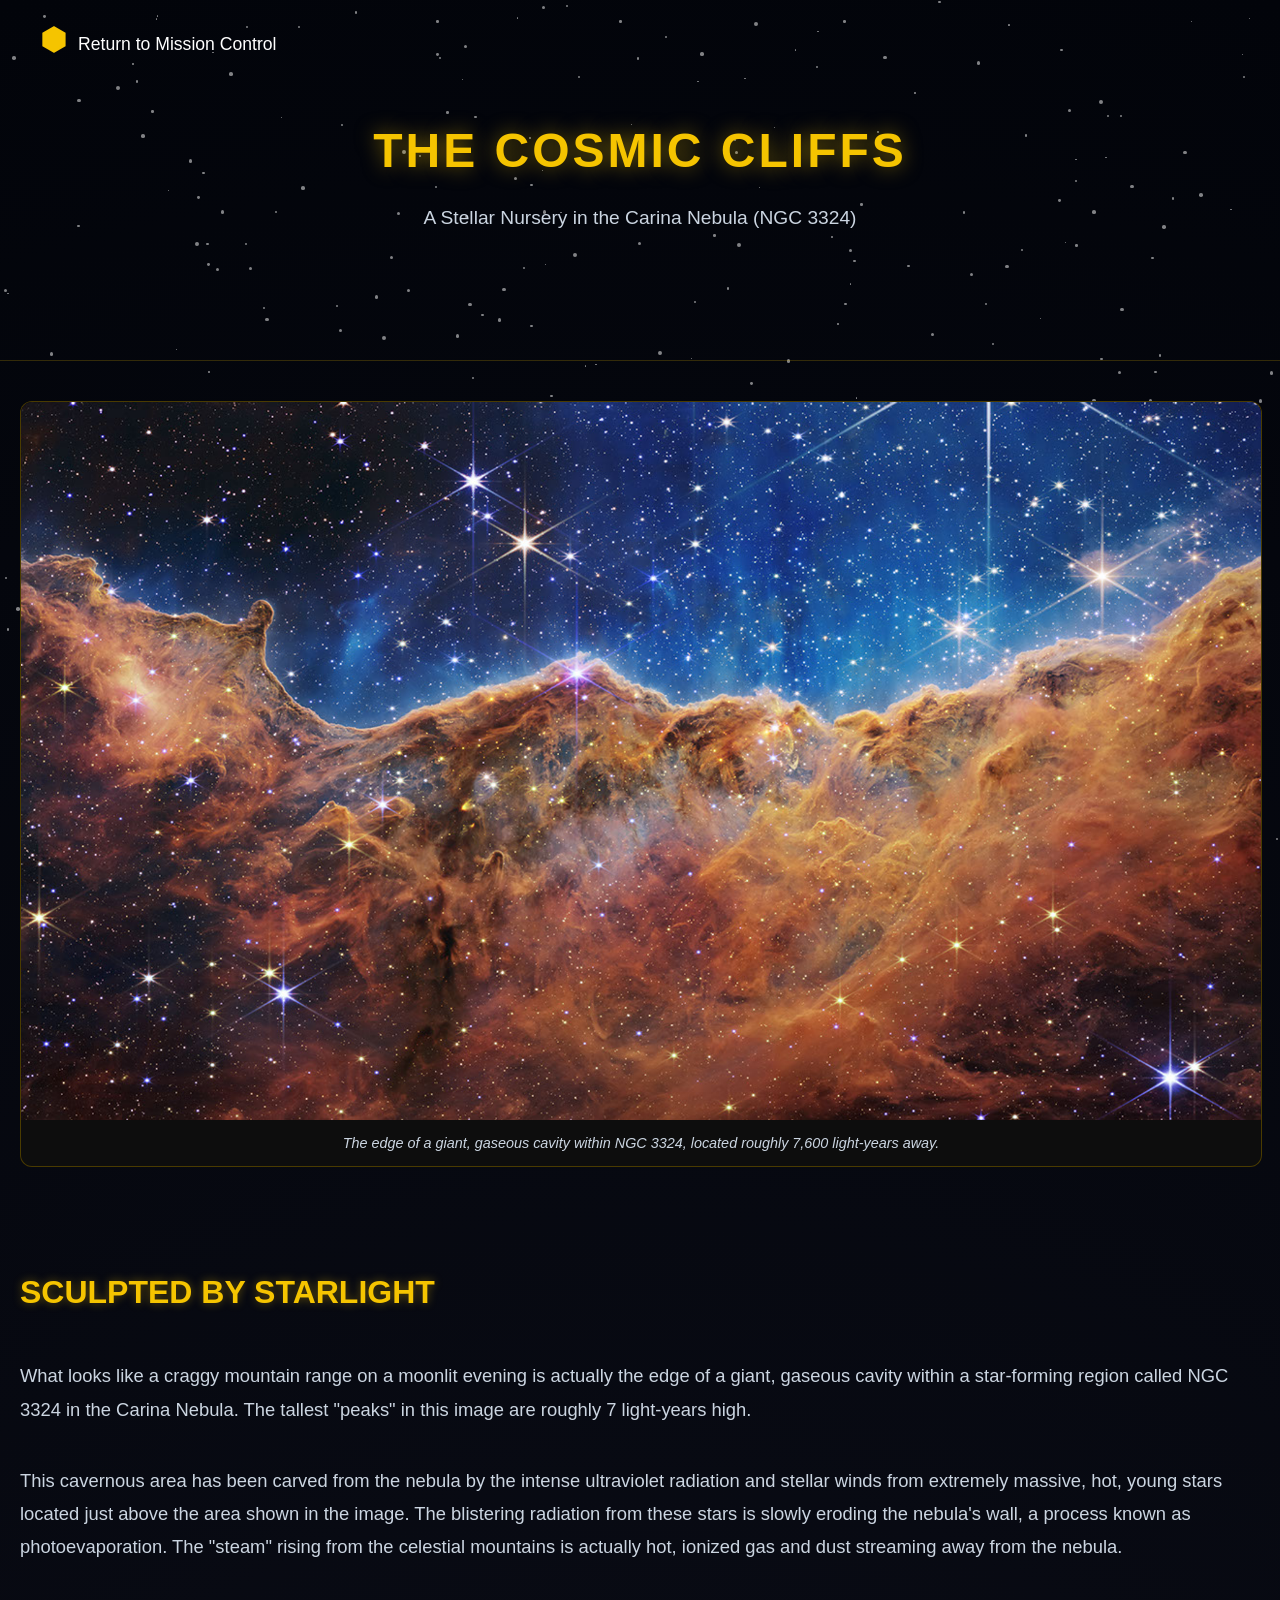
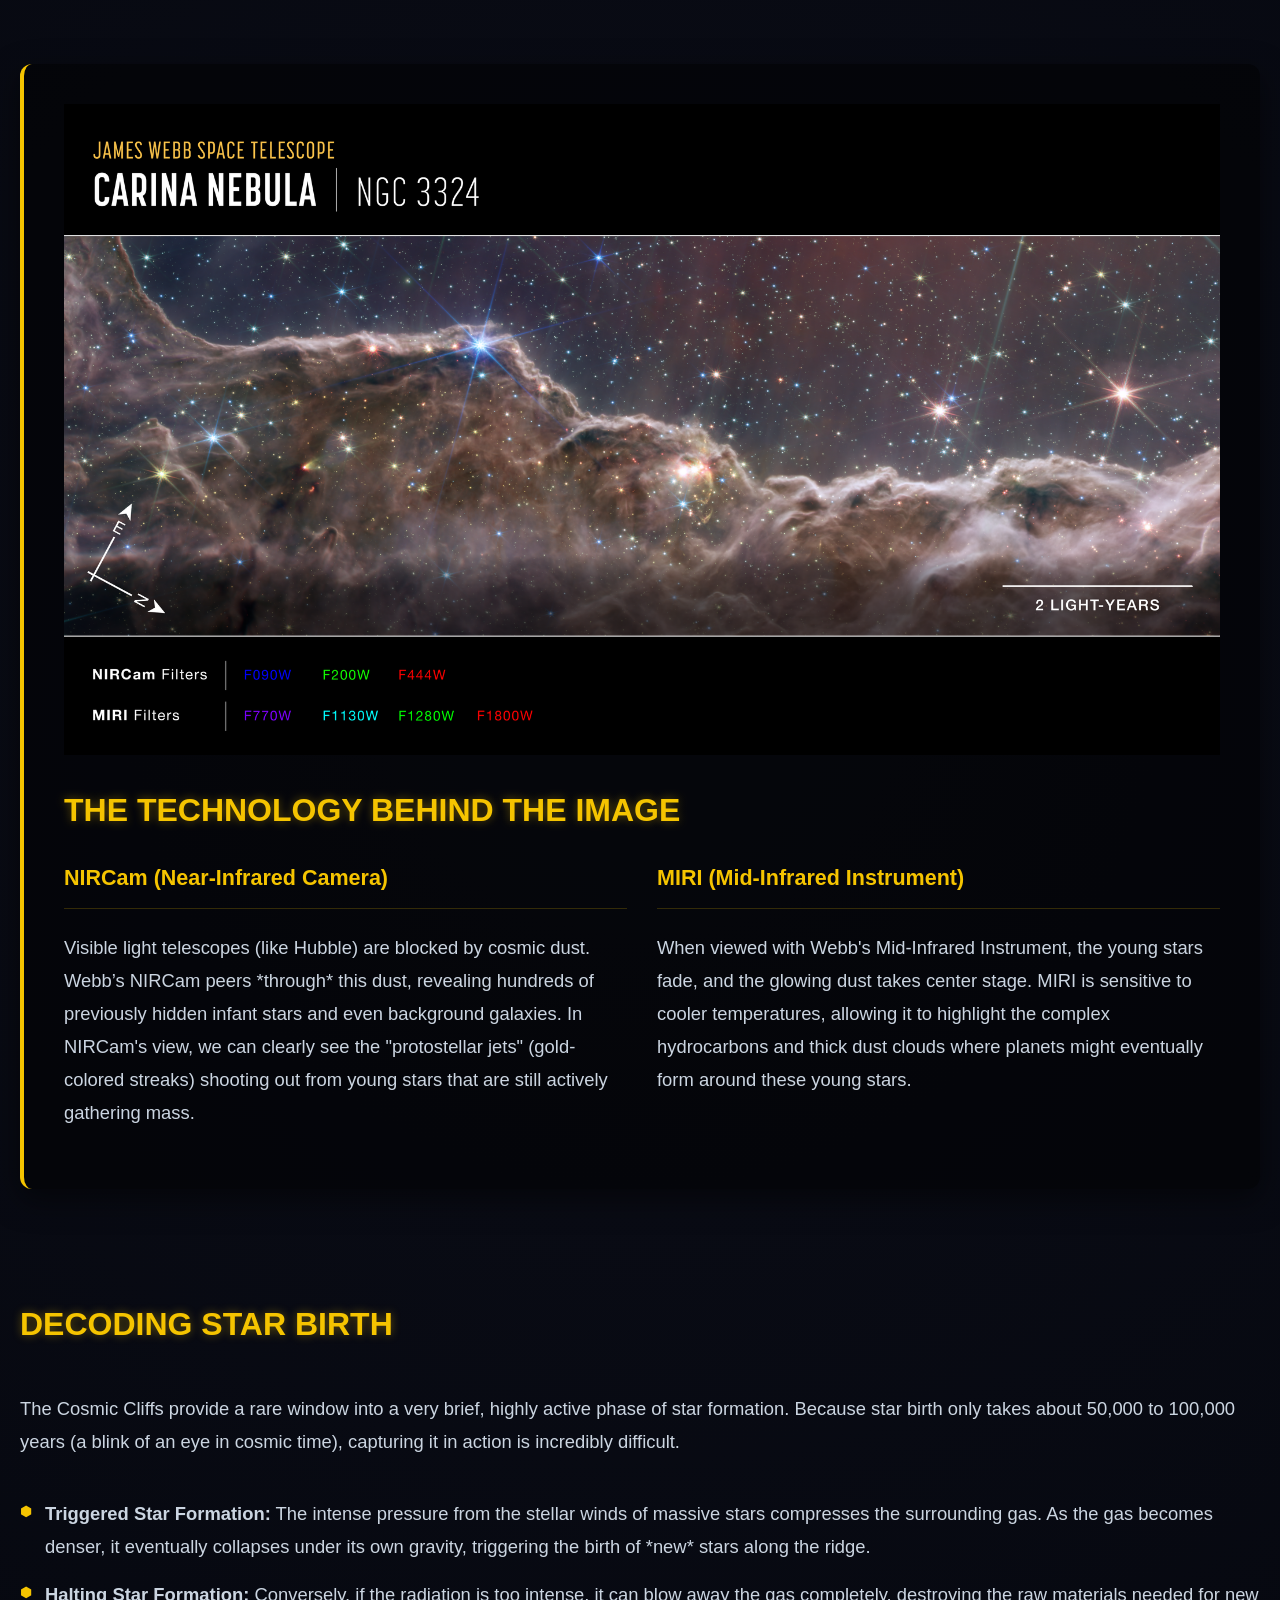
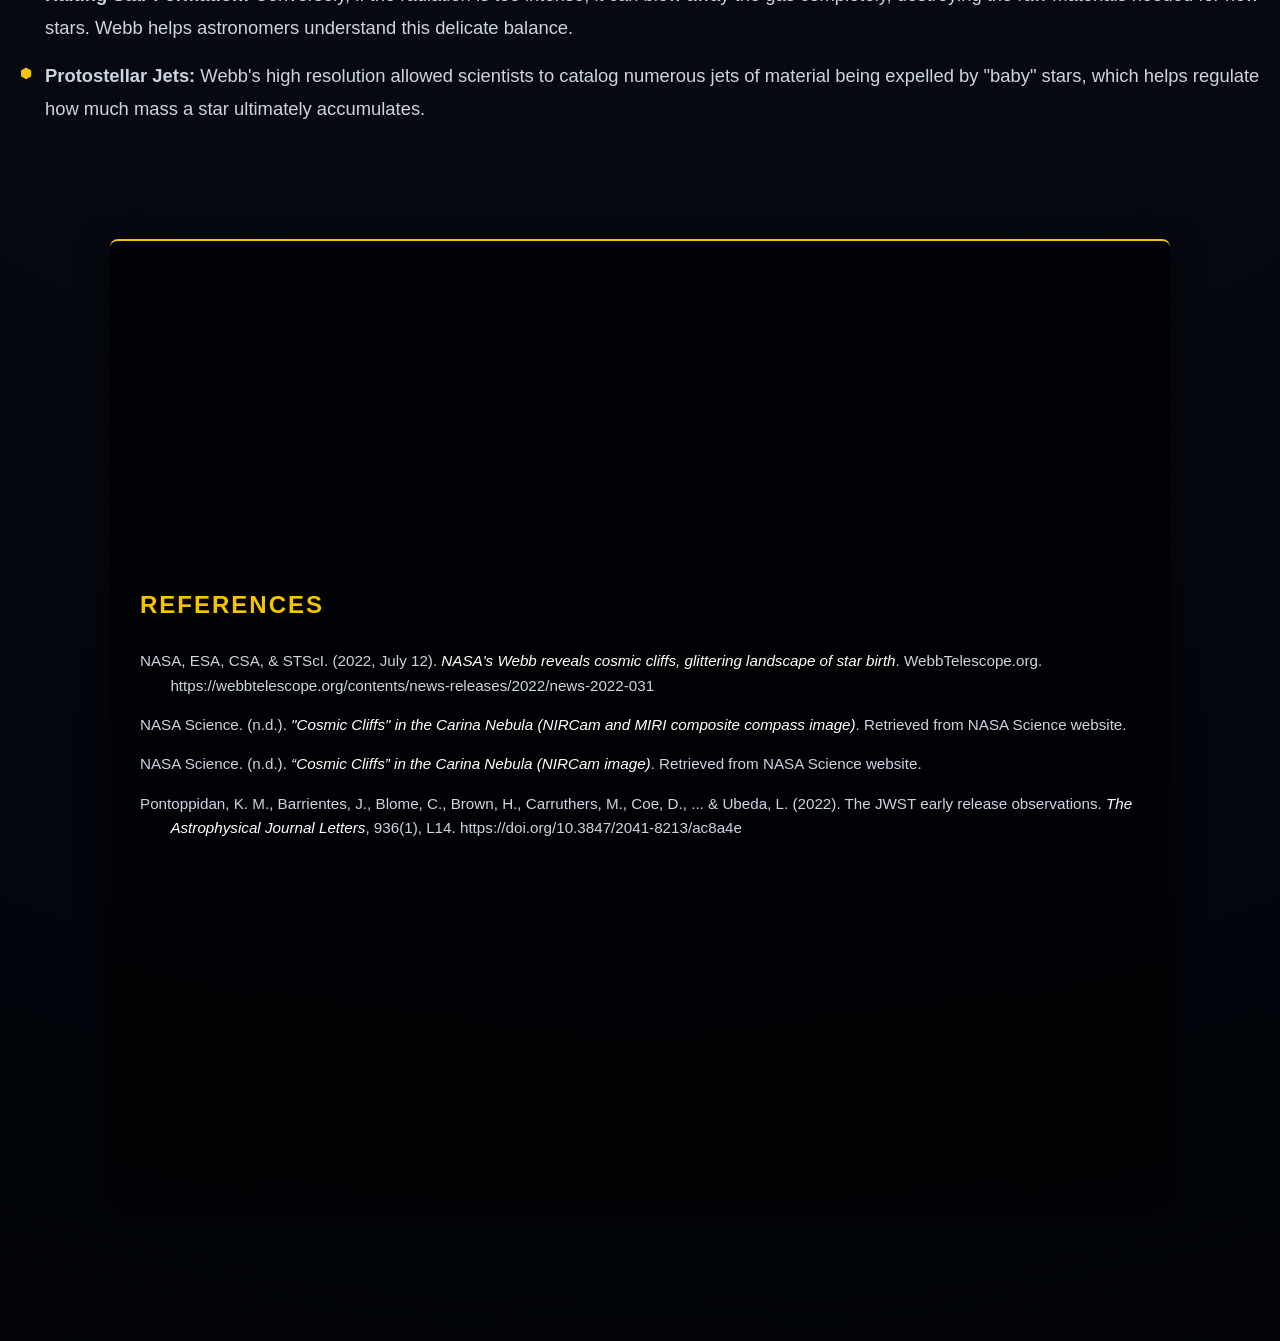
<file: cosmic-cliffs.html>
<!DOCTYPE html>
<html lang="en">

<head>
    <meta charset="UTF-8">
    <meta name="viewport" content="width=device-width, initial-scale=1.0">
    <title>The Cosmic Cliffs | JWST Discoveries</title>
    <link rel="stylesheet" href="style.css">
</head>

<body>
    <div id="star-container"></div>

    <nav class="subpage-nav">
        <a href="index.html" class="back-btn"><span class="hex-icon">⬢</span> Return to Mission Control</a>
    </nav>

    <header class="subpage-hero">
        <h1 class="main-title" style="font-size: 3rem;">The Cosmic Cliffs</h1>
        <p class="tagline">A Stellar Nursery in the Carina Nebula (NGC 3324)</p>
    </header>

    <main class="article-container">
        <div class="article-hero-image">
            <img src="res/webb_carina.png" alt="The Cosmic Cliffs in the Carina Nebula">
            <p class="caption">The edge of a giant, gaseous cavity within NGC 3324, located roughly 7,600 light-years
                away.</p>
        </div>

        <section class="article-section">
            <h2 class="section-title" style="font-size: 2rem; text-align: left; margin-bottom: 20px;">Sculpted by
                Starlight</h2>
            <p>What looks like a craggy mountain range on a moonlit evening is actually the edge of a giant, gaseous
                cavity within a star-forming region called NGC 3324 in the Carina Nebula. The tallest "peaks" in this
                image are roughly 7 light-years high.</p>
            <p>This cavernous area has been carved from the nebula by the intense ultraviolet radiation and stellar
                winds from extremely massive, hot, young stars located just above the area shown in the image. The
                blistering radiation from these stars is slowly eroding the nebula's wall, a process known as
                photoevaporation. The "steam" rising from the celestial mountains is actually hot, ionized gas and dust
                streaming away from the nebula.</p>
        </section>

        <section class="article-section dark-panel">
            <img src="res/MIRI.png" alt="Combined Image of the Cosmic Cliffs from NIRCam and MIRI">
            <h2 class="section-title" style="font-size: 2rem; text-align: left; margin-bottom: 20px;">The Technology
                Behind the Image</h2>
            <div class="tech-grid">
                <div class="tech-card">
                    <h3>NIRCam (Near-Infrared Camera)</h3>
                    <p>Visible light telescopes (like Hubble) are blocked by cosmic dust. Webb’s NIRCam peers *through*
                        this dust, revealing hundreds of previously hidden infant stars and even background galaxies. In
                        NIRCam's view, we can clearly see the "protostellar jets" (gold-colored streaks) shooting out
                        from young stars that are still actively gathering mass.</p>
                </div>
                <div class="tech-card">
                    <h3>MIRI (Mid-Infrared Instrument)</h3>
                    <p>When viewed with Webb's Mid-Infrared Instrument, the young stars fade, and the glowing dust takes
                        center stage. MIRI is sensitive to cooler temperatures, allowing it to highlight the complex
                        hydrocarbons and thick dust clouds where planets might eventually form around these young stars.
                    </p>
                </div>
            </div>
        </section>

        <section class="article-section">
            <h2 class="section-title" style="font-size: 2rem; text-align: left; margin-bottom: 20px;">Decoding Star
                Birth</h2>
            <p>The Cosmic Cliffs provide a rare window into a very brief, highly active phase of star formation. Because
                star birth only takes about 50,000 to 100,000 years (a blink of an eye in cosmic time), capturing it in
                action is incredibly difficult.</p>

            <ul class="fact-list">
                <li><strong>Triggered Star Formation:</strong> The intense pressure from the stellar winds of massive
                    stars compresses the surrounding gas. As the gas becomes denser, it eventually collapses under its
                    own gravity, triggering the birth of *new* stars along the ridge.</li>
                <li><strong>Halting Star Formation:</strong> Conversely, if the radiation is too intense, it can blow
                    away the gas completely, destroying the raw materials needed for new stars. Webb helps astronomers
                    understand this delicate balance.</li>
                <li><strong>Protostellar Jets:</strong> Webb's high resolution allowed scientists to catalog numerous
                    jets of material being expelled by "baby" stars, which helps regulate how much mass a star
                    ultimately accumulates.</li>
            </ul>
        </section>

        <section class="references-section">
            <h2>References</h2>
            <div class="apa-citation">
                NASA, ESA, CSA, & STScI. (2022, July 12). <i>NASA's Webb reveals cosmic cliffs, glittering landscape of
                    star birth</i>. WebbTelescope.org.
                https://webbtelescope.org/contents/news-releases/2022/news-2022-031
            </div>
            <div class="apa-citation">
                NASA Science. (n.d.). <i>"Cosmic Cliffs" in the Carina Nebula (NIRCam and MIRI composite compass
                    image)</i>. Retrieved from NASA Science website.
            </div>
            <div class="apa-citation">
                NASA Science. (n.d.). <i>“Cosmic Cliffs” in the Carina Nebula (NIRCam image)</i>. Retrieved from NASA
                Science website.
            </div>
            <div class="apa-citation">
                Pontoppidan, K. M., Barrientes, J., Blome, C., Brown, H., Carruthers, M., Coe, D., ... & Ubeda, L.
                (2022). The JWST early release observations. <i>The Astrophysical Journal Letters</i>, 936(1), L14.
                https://doi.org/10.3847/2041-8213/ac8a4e
            </div>
        </section>
    </main>

    <script src="action.js"></script>
</body>

</html>
</file>
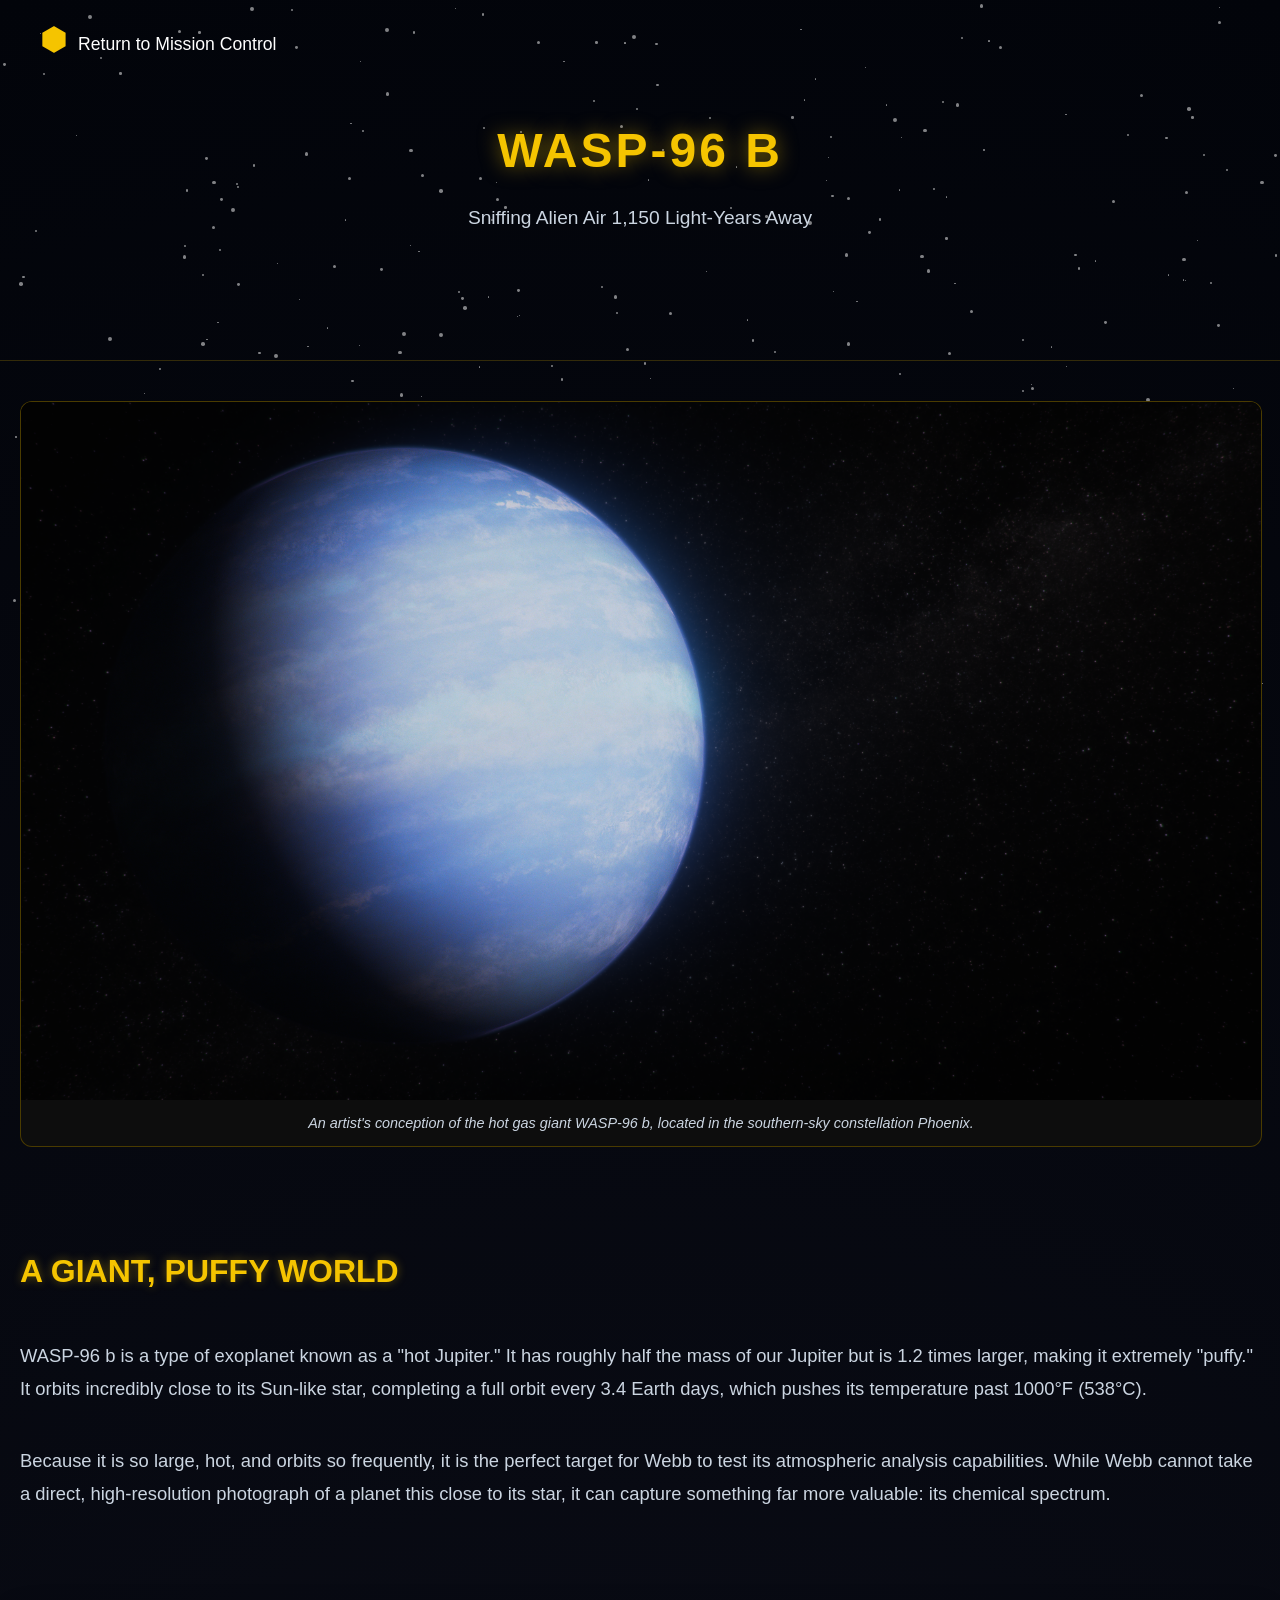
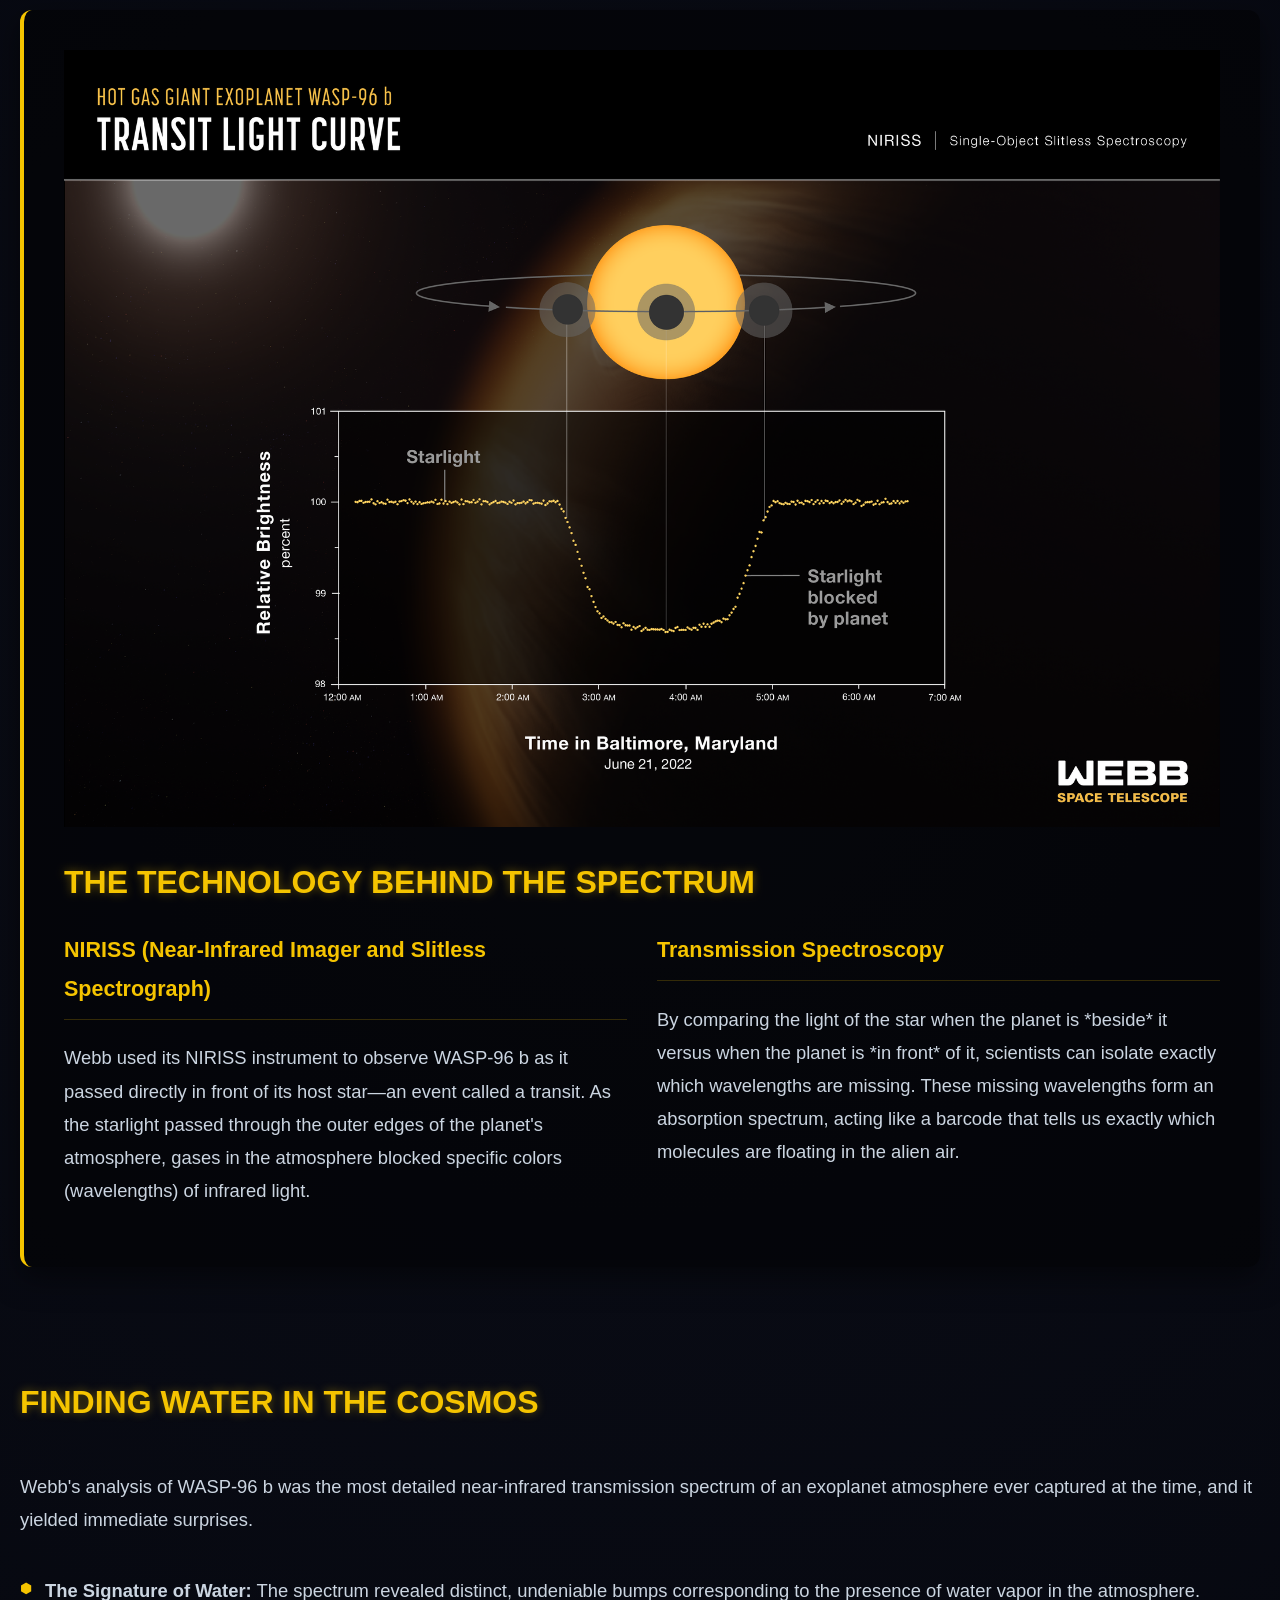
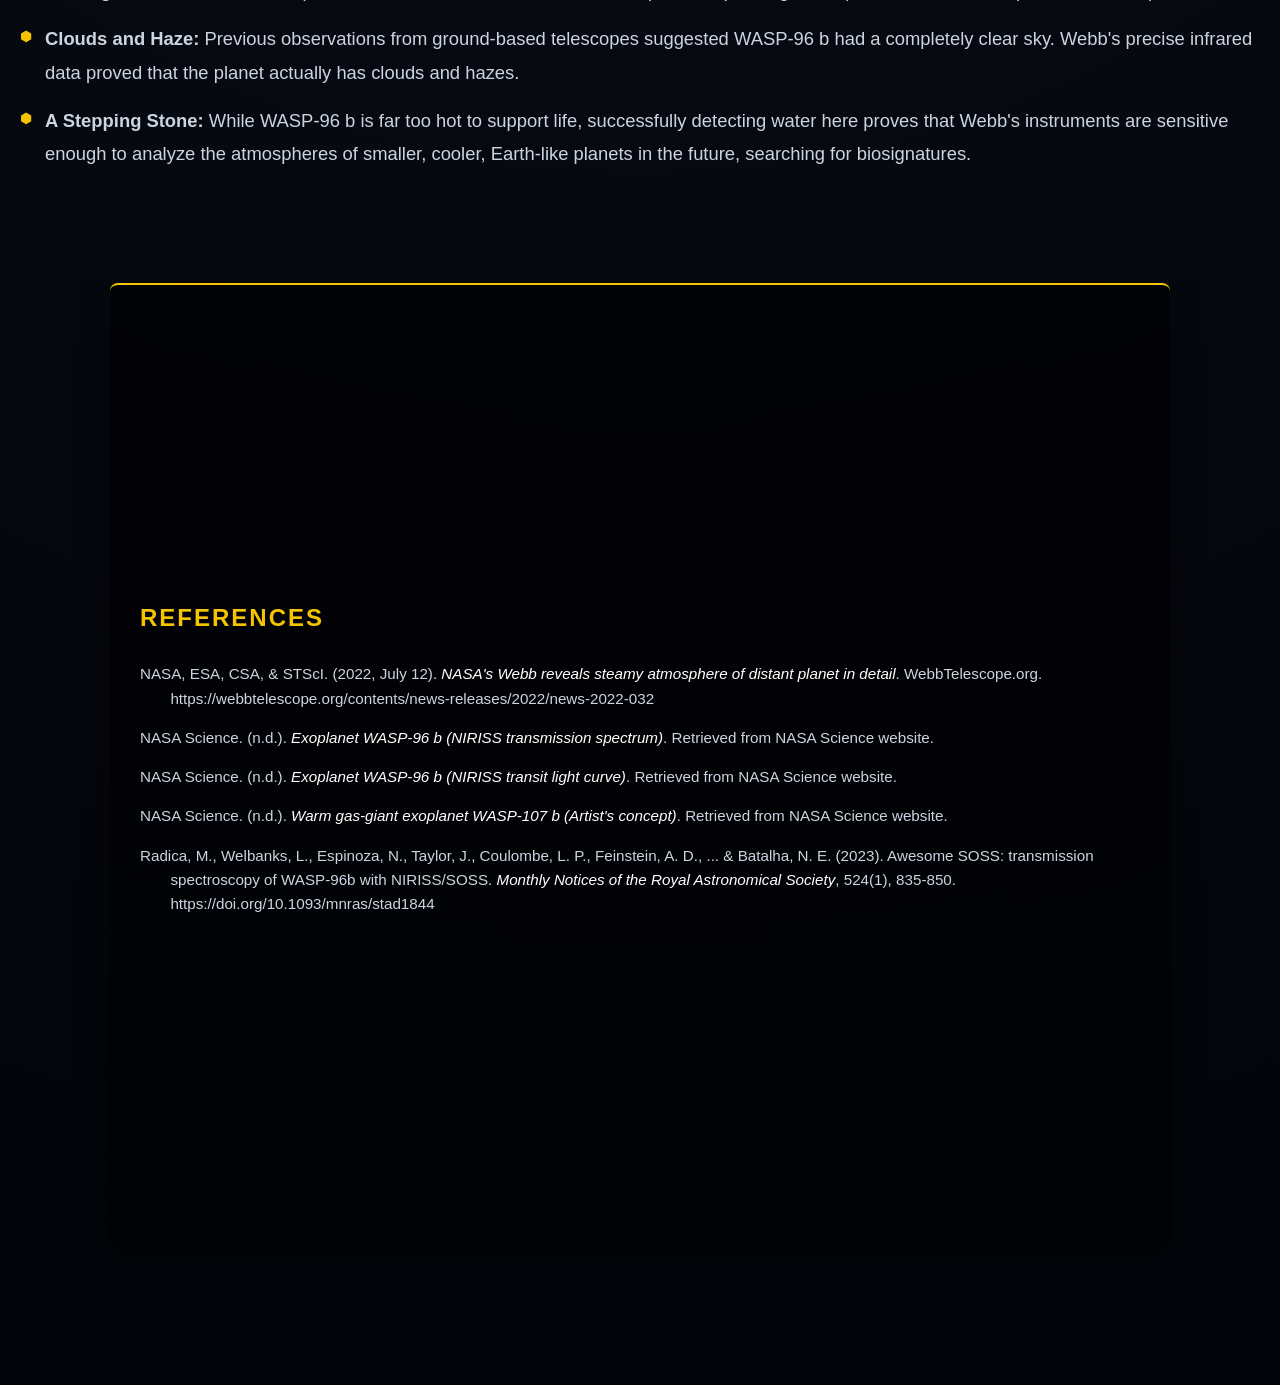
<file: wasp96b.html>
<!DOCTYPE html>
<html lang="en">

<head>
    <meta charset="UTF-8">
    <meta name="viewport" content="width=device-width, initial-scale=1.0">
    <title>WASP-96 b | JWST Discoveries</title>
    <link rel="stylesheet" href="style.css">
</head>

<body>
    <div id="star-container"></div>

    <nav class="subpage-nav">
        <a href="index.html" class="back-btn"><span class="hex-icon">⬢</span> Return to Mission Control</a>
    </nav>

    <header class="subpage-hero">
        <h1 class="main-title" style="font-size: 3rem;">WASP-96 b</h1>
        <p class="tagline">Sniffing Alien Air 1,150 Light-Years Away</p>
    </header>

    <main class="article-container">
        <div class="article-hero-image">
            <img src="res/WASP.png" alt="Illustration of Exoplanet WASP-96 b">
            <p class="caption">An artist's conception of the hot gas giant WASP-96 b, located in the southern-sky
                constellation Phoenix.</p>
        </div>

        <section class="article-section">
            <h2 class="section-title" style="font-size: 2rem; text-align: left; margin-bottom: 20px;">A Giant, Puffy
                World</h2>
            <p>WASP-96 b is a type of exoplanet known as a "hot Jupiter." It has roughly half the mass of our Jupiter
                but is 1.2 times larger, making it extremely "puffy." It orbits incredibly close to its Sun-like star,
                completing a full orbit every 3.4 Earth days, which pushes its temperature past 1000°F (538°C).</p>
            <p>Because it is so large, hot, and orbits so frequently, it is the perfect target for Webb to test its
                atmospheric analysis capabilities. While Webb cannot take a direct, high-resolution photograph of a
                planet this close to its star, it can capture something far more valuable: its chemical spectrum.</p>
        </section>

        <section class="article-section dark-panel">
            <img src="res/NIRISS.png" alt="NIRISS Instrument">
            <h2 class="section-title" style="font-size: 2rem; text-align: left; margin-bottom: 20px;">The Technology
                Behind the Spectrum</h2>
            <div class="tech-grid">
                <div class="tech-card">
                    <h3>NIRISS (Near-Infrared Imager and Slitless Spectrograph)</h3>
                    <p>Webb used its NIRISS instrument to observe WASP-96 b as it passed directly in front of its host
                        star—an event called a transit. As the starlight passed through the outer edges of the planet's
                        atmosphere, gases in the atmosphere blocked specific colors (wavelengths) of infrared light.</p>
                </div>
                <div class="tech-card">
                    <h3>Transmission Spectroscopy</h3>
                    <p>By comparing the light of the star when the planet is *beside* it versus when the planet is *in
                        front* of it, scientists can isolate exactly which wavelengths are missing. These missing
                        wavelengths form an absorption spectrum, acting like a barcode that tells us exactly which
                        molecules are floating in the alien air.</p>
                </div>
            </div>
        </section>

        <section class="article-section">
            <h2 class="section-title" style="font-size: 2rem; text-align: left; margin-bottom: 20px;">Finding Water in
                the Cosmos</h2>
            <p>Webb's analysis of WASP-96 b was the most detailed near-infrared transmission spectrum of an exoplanet
                atmosphere ever captured at the time, and it yielded immediate surprises.</p>

            <ul class="fact-list">
                <li><strong>The Signature of Water:</strong> The spectrum revealed distinct, undeniable bumps
                    corresponding to the presence of water vapor in the atmosphere.</li>
                <li><strong>Clouds and Haze:</strong> Previous observations from ground-based telescopes suggested
                    WASP-96 b had a completely clear sky. Webb's precise infrared data proved that the planet actually
                    has clouds and hazes.</li>
                <li><strong>A Stepping Stone:</strong> While WASP-96 b is far too hot to support life, successfully
                    detecting water here proves that Webb's instruments are sensitive enough to analyze the atmospheres
                    of smaller, cooler, Earth-like planets in the future, searching for biosignatures.</li>
            </ul>
        </section>

        <section class="references-section">
            <h2>References</h2>
            <div class="apa-citation">
                NASA, ESA, CSA, & STScI. (2022, July 12). <i>NASA's Webb reveals steamy atmosphere of distant planet in
                    detail</i>. WebbTelescope.org. https://webbtelescope.org/contents/news-releases/2022/news-2022-032
            </div>
            <div class="apa-citation">
                NASA Science. (n.d.). <i>Exoplanet WASP-96 b (NIRISS transmission spectrum)</i>. Retrieved from NASA
                Science website.
            </div>
            <div class="apa-citation">
                NASA Science. (n.d.). <i>Exoplanet WASP-96 b (NIRISS transit light curve)</i>. Retrieved from NASA
                Science website.
            </div>
            <div class="apa-citation">
                NASA Science. (n.d.). <i>Warm gas-giant exoplanet WASP-107 b (Artist's concept)</i>. Retrieved from NASA
                Science website.
            </div>
            <div class="apa-citation">
                Radica, M., Welbanks, L., Espinoza, N., Taylor, J., Coulombe, L. P., Feinstein, A. D., ... & Batalha, N.
                E. (2023). Awesome SOSS: transmission spectroscopy of WASP-96b with NIRISS/SOSS. <i>Monthly Notices of
                    the Royal Astronomical Society</i>, 524(1), 835-850. https://doi.org/10.1093/mnras/stad1844
            </div>
        </section>
    </main>

    <script src="action.js"></script>
</body>

</html>
</file>
<file: style.css>
:root {
    --nasa-gold: #F5C400;
    --deep-space: #02040a;
}

body {
    margin: 0;
    padding: 0;
    background: radial-gradient(circle at center, #0B0D17 0%, var(--deep-space) 100%);
    color: white;
    font-family: 'Segoe UI', sans-serif;
    overflow-x: hidden;
    min-height: 100vh;
}

html {
    scroll-behavior: smooth;
}

.star {
    position: absolute;
    background: white;
    border-radius: 50%;
    opacity: 0.5;
    animation: twinkle var(--duration) infinite ease-in-out;
}

#star-container {
    position: fixed;
    top: 0;
    left: 0;
    width: 100vw;
    height: 100vh;
    z-index: -1;
    pointer-events: none;
}

@keyframes twinkle {

    0%,
    100% {
        opacity: 0.3;
        transform: scale(1);
    }

    50% {
        opacity: 1;
        transform: scale(1.2);
    }
}

#hero-control {
    height: 100vh;
    display: flex;
    justify-content: center;
    align-items: center;
    text-align: center;
    border-bottom: 1px solid rgba(245, 196, 0, 0.2);
    position: relative;
}

.hero-image-deploy {
    position: absolute;
    top: 50%;
    left: 50%;
    width: 50vw;
    max-width: 1600px;
    object-fit: contain;
    opacity: 0.45;
    z-index: 1;
    filter: drop-shadow(0 0 50px rgba(245, 196, 0, 0.6));
    animation: rotateSlowlyCenter 120s linear infinite;
}

.hero-content {
    position: relative;
    z-index: 2;
}

.main-title {
    font-size: 3.5rem;
    color: var(--nasa-gold);
    text-transform: uppercase;
    letter-spacing: 3px;
    margin-bottom: 10px;
    text-shadow: 0 0 20px rgba(245, 196, 0, 0.5);
}

.tagline {
    font-size: 1.2rem;
    color: #cbd5e1;
    margin-bottom: 40px;
}

.mission-modules {
    display: flex;
    justify-content: center;
    gap: 20px;
    flex-wrap: wrap;
}

.module-btn {
    display: flex;
    flex-direction: column;
    align-items: center;
    padding: 20px;
    background: rgba(255, 255, 255, 0.05);
    border: 1px solid rgba(245, 196, 0, 0.3);
    border-radius: 12px;
    text-decoration: none;
    color: white;
    min-width: 180px;
    transition: all 0.3s ease;
}

.module-btn:hover {
    background: rgba(245, 196, 0, 0.1);
    border-color: var(--nasa-gold);
    transform: translateY(-5px);
    box-shadow: 0 10px 20px rgba(0, 0, 0, 0.5);
}

.hex-icon {
    font-size: 2rem;
    color: var(--nasa-gold);
    margin-bottom: 10px;
}

@keyframes rotateSlowlyCenter {
    from {
        transform: translate(-50%, -50%) rotate(0deg);
    }

    to {
        transform: translate(-50%, -50%) rotate(360deg);
    }
}

.intro-info {
    max-width: 700px;
    margin: 0 auto 40px auto;
    color: #cbd5e1;
    line-height: 1.6;
    font-size: 1.1rem;
    background: rgba(255, 255, 255, 0.05);
    padding: 20px;
    border-radius: 10px;
    border-left: 3px solid var(--nasa-gold);
}

section {
    padding: 100px 20px;
    min-height: 100vh;
    display: flex;
    flex-direction: column;
    justify-content: center;
}

.section-title {
    text-align: center;
    color: var(--nasa-gold);
    text-transform: uppercase;
    font-size: 2rem;
    margin-bottom: 50px;
    text-shadow: 0 0 10px rgba(245, 196, 0, 0.4);
}

#facts-innovations {
    background: rgba(0, 0, 0, 0.5);
    padding: 80px 20px;
    box-shadow: 0 10px 30px rgba(0, 0, 0, 0.8);
}

.facts-content.academic-style {
    max-width: 1000px;
    margin: 0 auto;
    column-count: 2;
    column-gap: 40px;
    color: #cbd5e1;
    line-height: 1.8;
    font-size: 1.1rem;
    text-align: justify;
    text-shadow: 1px 1px 2px black;
}

.facts-content p {
    margin-bottom: 30px;
}


.comparison-slider {
    position: relative;
    width: 95%;
    max-width: 1400px;
    margin: 40px auto;
    aspect-ratio: 16 / 9;
    border: 2px solid var(--nasa-gold);
    border-radius: 8px;
    overflow: hidden;
    background: rgba(0, 0, 0, 0.6);
    box-shadow: 0 0 30px rgba(245, 196, 0, 0.2);
}

.slider-label {
    position: absolute;
    top: 5px;
    font-family: 'Segoe UI', Tahoma, Geneva, Verdana, sans-serif;
    font-size: 1.1rem;
    color: white;
    background: rgba(0, 0, 0, 0.8);
    padding: 5px 12px;
    border-radius: 8px;
    z-index: 12;
    border: 1px solid rgba(255, 255, 255, 0.4);
    pointer-events: none;
    opacity: 1;
}

.left-label {
    left: 5px;
}

.right-label {
    right: 5px;
}

.image-overlay {
    position: absolute;
    top: 0;
    left: 0;
    width: 50%;
    height: 100%;
    overflow: hidden;
    z-index: 2;
}

.image-overlay img,
.image-base img {
    width: 1400px;
    height: 100%;
    object-fit: cover;
}

.slider {
    position: absolute;
    top: 0;
    width: 100%;
    height: 100%;
    background: transparent;
    -webkit-appearance: none;
    cursor: ew-resize;
    z-index: 10;
    margin: 0;
}

.detailed-comparison-card {
    background: rgba(255, 255, 255, 0.05);
    backdrop-filter: blur(10px);
    width: 95%;
    max-width: 1400px;
    margin: 40px auto;
    padding: 30px;
    border-radius: 12px;
    border-left: 5px solid var(--nasa-gold);
    box-shadow: 0 0 20px rgba(0, 0, 0, 0.8);
}

.comparison-card-title {
    color: var(--nasa-gold);
    text-align: center;
    text-transform: uppercase;
    font-size: 1.5rem;
    margin-bottom: 30px;
    text-shadow: 0 0 5px rgba(245, 196, 0, 0.4);
}

.comparison-grid {
    display: grid;
    grid-template-columns: 1fr 2.5fr 2.5fr;
    gap: 15px;
}

.grid-row {
    display: contents;
}

.grid-cell {
    padding: 20px;
    color: #cbd5e1;
    line-height: 1.8;
    font-size: 1rem;
    background: rgba(255, 255, 255, 0.03);
    border-radius: 6px;
    transition: all 0.3s ease;
}

.grid-row:hover .grid-cell {
    background: rgba(245, 196, 0, 0.08);
    transform: scale(1.02);
}

.grid-header {
    font-weight: bold;
    color: var(--nasa-gold);
    text-transform: uppercase;
    text-align: center;
}

.grid-cell.category {
    font-weight: bold;
    color: white;
    text-transform: uppercase;
    letter-spacing: 1px;
    font-size: 0.95rem;
    text-align: center;
    border-left: 2px solid var(--nasa-gold);
}

.grid-cell.hubble {
    border-left: 1px solid rgba(255, 255, 255, 0.2);
}

.grid-cell.webb {
    border-left: 1px solid rgba(255, 255, 255, 0.2);
}

.scroll-mission {
    position: relative;
    height: 350vh;
    padding: 100px 0;
    display: flex;
    flex-direction: column;
    align-items: center;
}

.planet.earth-img {
    width: 80px;
    height: 80px;
    object-fit: cover;
    border-radius: 50%;
    box-shadow: 0 0 30px rgba(43, 130, 201, 0.6);
    background: transparent;
    display: block;
    margin: 10px auto 0 auto;
}

.mission-track {
    position: relative;
    width: 4px;
    height: 80%;
    background: rgba(245, 196, 0, 0.2);
    display: flex;
    flex-direction: column;
    justify-content: space-between;
    align-items: center;
    margin-top: 50px;
}

.jwst-icon {
    position: absolute;
    top: 0;
    font-size: 2rem;
    z-index: 15;
    transition: transform 0.1s ease-out;
}

.milestone {
    position: absolute;
    width: 300px;
    display: flex;
    align-items: center;
    gap: 15px;
    opacity: 0.8;
    transition: opacity 0.3s ease, transform 0.3s ease;
    z-index: 10;
}

.milestone:hover {
    opacity: 1;
    transform: scale(1.05);
}

/* Positions the text on the right side of the track */
.right-side {
    left: 100%;
    margin-left: 40px;
    flex-direction: row;
}

.left-side {
    right: 100%;
    margin-right: 40px;
    flex-direction: row-reverse;
    text-align: right;
}

.right-side::before,
.left-side::before {
    content: '';
    position: absolute;
    top: 50%;
    width: 40px;
    height: 2px;
    background: var(--nasa-gold);
    opacity: 0.5;
}

.right-side::before {
    left: -40px;
}

.left-side::before {
    right: -40px;
}

.timestamp {
    background: var(--nasa-gold);
    color: black;
    padding: 6px 12px;
    border-radius: 6px;
    font-weight: bold;
    font-size: 0.95rem;
    white-space: nowrap;
    box-shadow: 0 0 10px rgba(245, 196, 0, 0.4);
}

.milestone-fact {
    background: rgba(11, 13, 23, 0.8);
    border: 1px solid rgba(245, 196, 0, 0.3);
    padding: 15px;
    border-radius: 10px;
    backdrop-filter: blur(10px);
    box-shadow: 0 5px 15px rgba(0, 0, 0, 0.5);
}

.milestone-fact h4 {
    margin: 0 0 8px 0;
    color: var(--nasa-gold);
    font-size: 1.1rem;
}

.milestone-fact p {
    margin: 0;
    font-size: 0.9rem;
    color: #cbd5e1;
    line-height: 1.5;
}

.planet.earth {
    width: 60px;
    height: 60px;
    background: #2b82c9;
    border-radius: 50%;
    box-shadow: 0 0 20px rgba(43, 130, 201, 0.5);
}

.target-point {
    width: 80px;
    height: 60px;
    border: 2px dashed var(--nasa-gold);
    border-radius: 50%;
    display: flex;
    justify-content: center;
    align-items: center;
    color: var(--nasa-gold);
}

#discovery-gallery {
    padding: 80px 20px;
    text-align: center;
}

.gallery-container {
    display: flex;
    flex-wrap: wrap;
    justify-content: center;
    gap: 30px;
}

.l2-card {
    position: relative;
    z-index: 20;
    margin-top: 50px;
}

.comparison-grid.l2-grid {
    grid-template-columns: 1fr 3fr;
}

.discovery-card {
    background: rgba(255, 255, 255, 0.08);
    backdrop-filter: blur(15px);
    width: 320px;
    border-radius: 20px;
    border: 1px solid rgba(245, 196, 0, 0.3);
    cursor: pointer;
    overflow: hidden;
    transition: transform 0.3s ease;
}

.discovery-card:hover {
    transform: translateY(-10px);
    border-color: var(--nasa-gold);
}

.discovery-tag {
    position: absolute;
    top: 10px;
    right: 10px;
    background: var(--nasa-gold);
    color: black;
    padding: 5px 12px;
    border-radius: 20px;
    font-size: 0.8rem;
    font-weight: bold;
}

.details-pane {
    max-height: 0;
    overflow: hidden;
    transition: max-height 0.5s ease;
    background: rgba(0, 0, 0, 0.4);
    padding: 0 15px;
    text-align: left;
    font-size: 0.9rem;
    line-height: 1.4;
}

.details-pane.active {
    max-height: 250px;
    padding: 15px;
}

.card-image {
    position: relative;
    width: 100%;
    height: 200px;
    overflow: hidden;
}

.card-image img {
    width: 100%;
    height: 100%;
    object-fit: cover;
    display: block;
}

.discovery-tag {
    position: absolute;
    top: 10px;
    right: 10px;
    background: var(--nasa-gold);
    color: black;
    padding: 5px 12px;
    border-radius: 20px;
    font-size: 0.8rem;
    font-weight: bold;
    z-index: 5;
}


.subpage-nav {
    padding: 20px 40px;
    position: absolute;
    top: 0;
    left: 0;
    z-index: 100;
}

.back-btn {
    color: white;
    text-decoration: none;
    font-size: 1.1rem;
    display: flex;
    align-items: center;
    gap: 10px;
    transition: color 0.3s ease;
}

.back-btn:hover {
    color: var(--nasa-gold);
}

.subpage-hero {
    height: 40vh;
    display: flex;
    flex-direction: column;
    justify-content: center;
    align-items: center;
    text-align: center;
    border-bottom: 1px solid rgba(245, 196, 0, 0.2);
    margin-bottom: 40px;
}

.article-container {
    max-width: 1400px;
    margin: 0 auto;
    padding: 0 20px 100px 20px;
}

.article-hero-image {
    width: 100%;
    margin-bottom: 50px;
    border: 1px solid rgba(245, 196, 0, 0.3);
    border-radius: 12px;
    overflow: hidden;
    background: black;
}

.article-hero-image img {
    width: 100%;
    height: auto;
    display: block;
}

.caption {
    padding: 15px;
    text-align: center;
    color: #cbd5e1;
    font-style: italic;
    font-size: 0.9rem;
    margin: 0;
    background: rgba(255, 255, 255, 0.05);
}

.article-section {
    margin-bottom: 60px;
    color: #cbd5e1;
    font-size: 1.15rem;
    line-height: 1.8;

    min-height: auto;
    padding: 20px 0;
}

.article-section p {
    margin-bottom: 20px;
}

.dark-panel {
    background: rgba(0, 0, 0, 0.5);
    padding: 40px;
    border-radius: 12px;
    border-left: 4px solid var(--nasa-gold);
    box-shadow: 0 10px 30px rgba(0, 0, 0, 0.5);
}

.tech-grid {
    display: grid;
    grid-template-columns: 1fr 1fr;
    gap: 30px;
}

@media (max-width: 768px) {
    .tech-grid {
        grid-template-columns: 1fr;
    }
}

.tech-card h3 {
    color: var(--nasa-gold);
    margin-top: 0;
    border-bottom: 1px solid rgba(245, 196, 0, 0.2);
    padding-bottom: 10px;
}

.fact-list {
    list-style-type: none;
    padding: 0;
}

.fact-list li {
    margin-bottom: 15px;
    padding-left: 25px;
    position: relative;
}

.fact-list li::before {
    content: '⬢';
    color: var(--nasa-gold);
    position: absolute;
    left: 0;
    top: 2px;
    font-size: 0.9rem;
}

.gallery-grid {
    display: flex;
    justify-content: center;
    gap: 20px;
}

.gallery-item {
    border: 1px solid rgba(245, 196, 0, 0.3);
    border-radius: 8px;
    overflow: hidden;
    background: black;
}

.gallery-item img {
    max-width: 100%;
    display: block;
}

.references-section {
    max-width: 1000px;
    margin: 60px auto 40px auto;
    padding: 30px;
    background: rgba(0, 0, 0, 0.6);
    border-top: 2px solid var(--nasa-gold);
    border-radius: 8px;
    color: #cbd5e1;
    font-size: 0.95rem;
    line-height: 1.6;
    box-shadow: 0 10px 30px rgba(0, 0, 0, 0.5);
}

.references-section h2 {
    color: var(--nasa-gold);
    font-size: 1.5rem;
    margin-top: 0;
    margin-bottom: 25px;
    text-transform: uppercase;
    letter-spacing: 2px;
}

.apa-citation {
    padding-left: 2em;
    text-indent: -2em;
    margin-bottom: 15px;
    word-wrap: break-word;
}

.apa-citation i {
    color: white;
}
</file>
